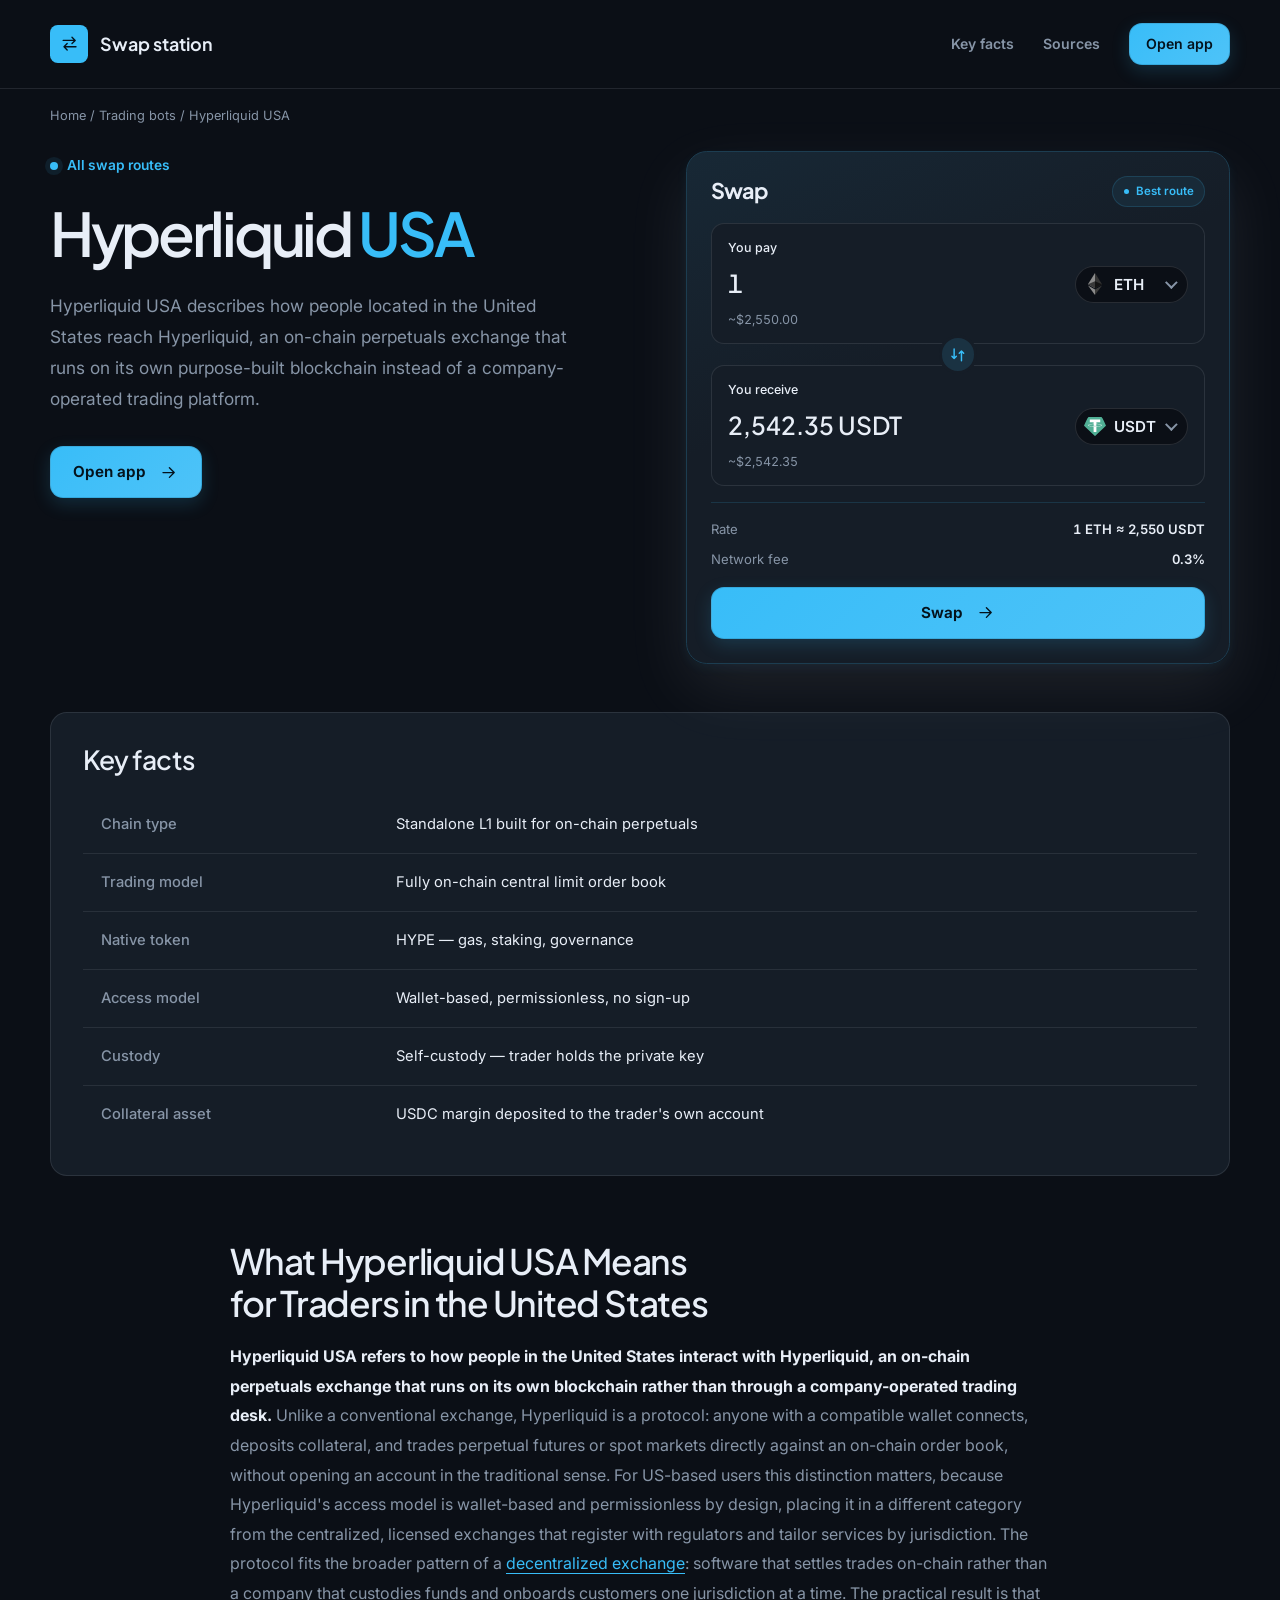
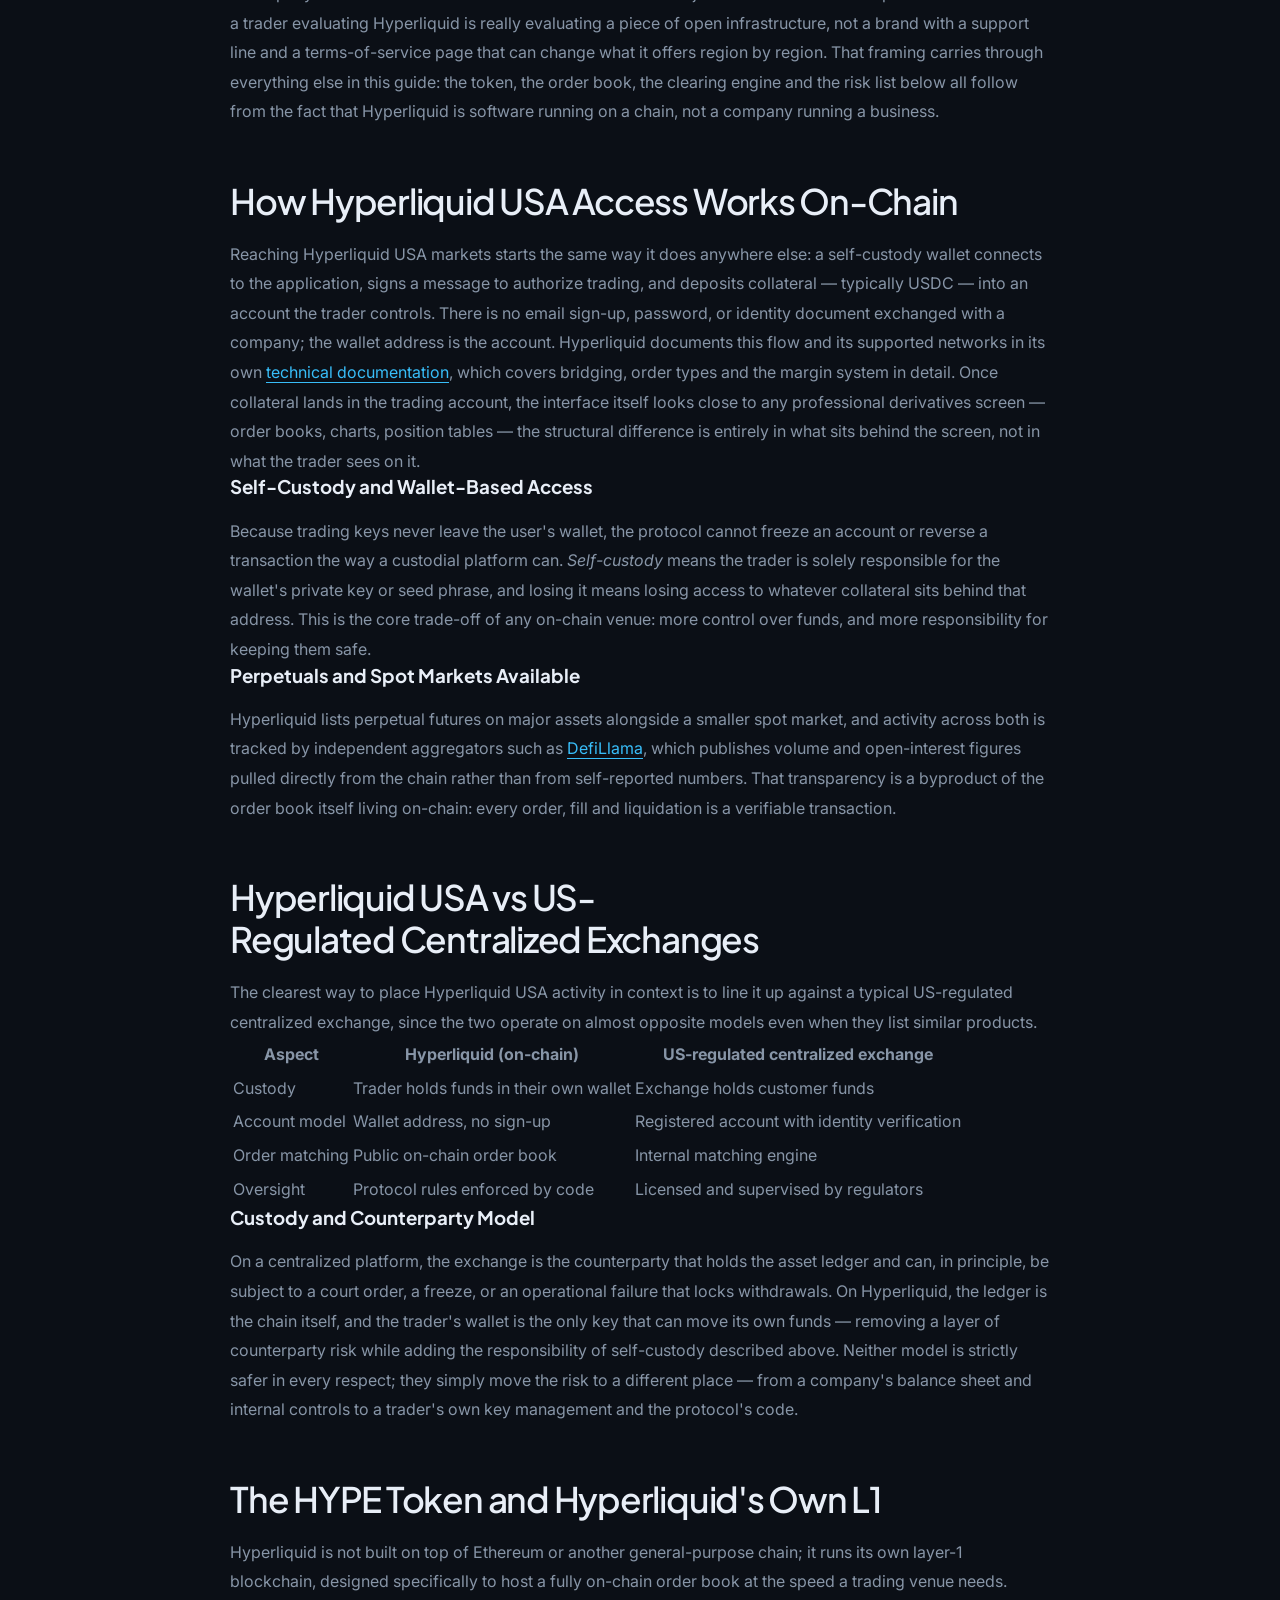
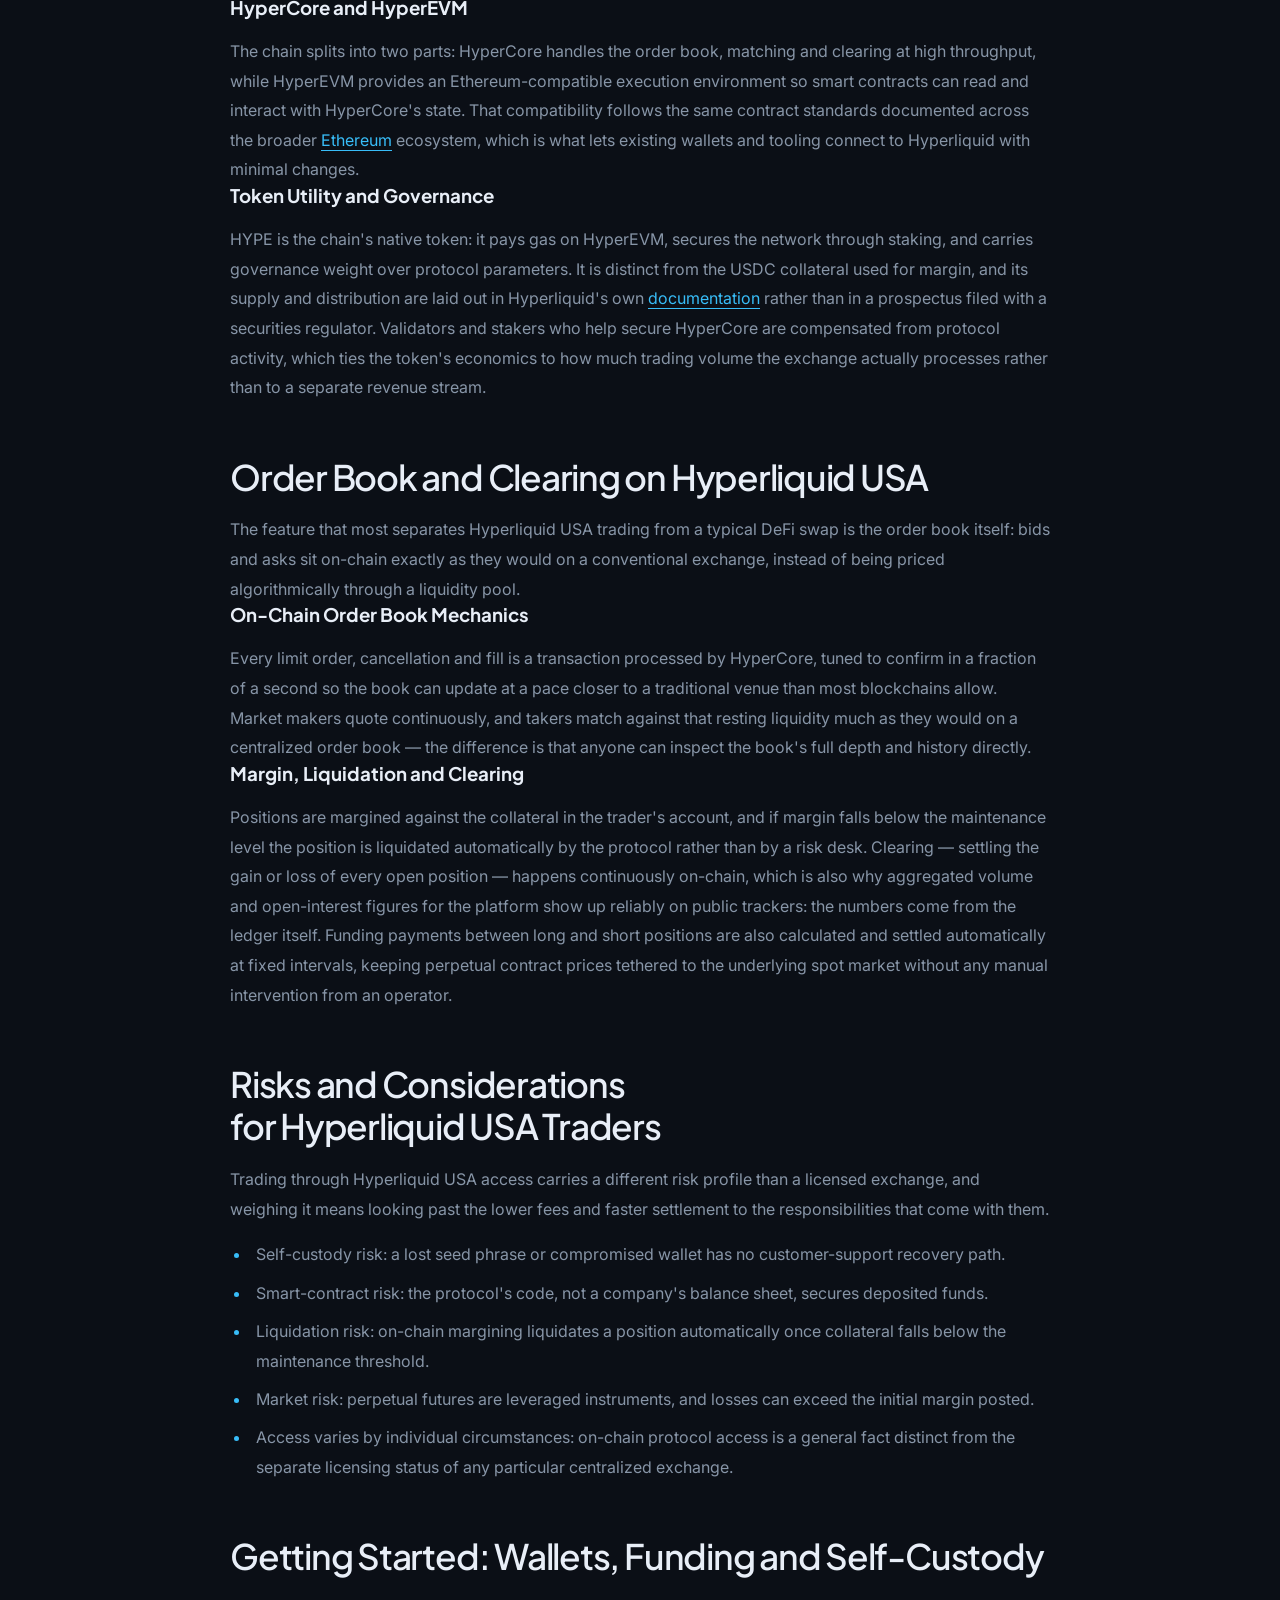
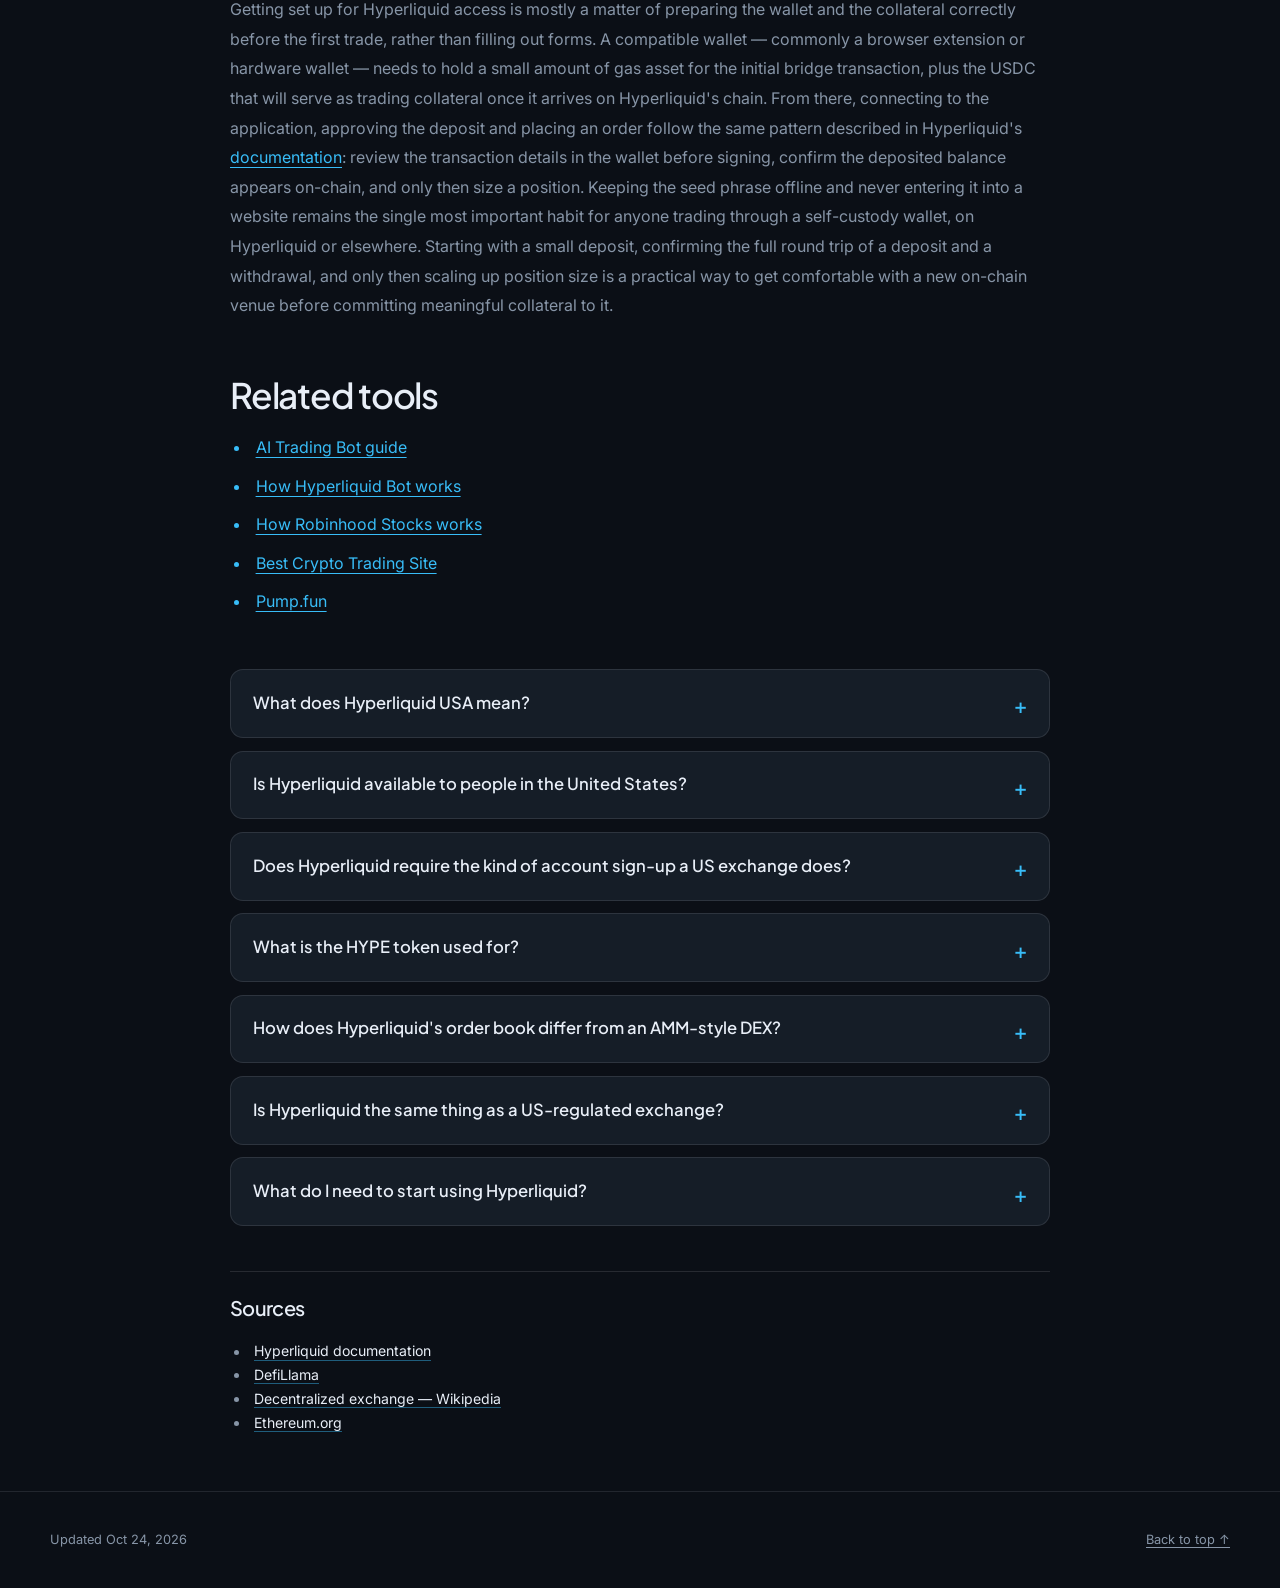
<file: index.html>
<!doctype html>
<html lang="en">
<head>
  <meta charset="utf-8">
  <meta name="viewport" content="width=device-width, initial-scale=1">
  <title>Hyperliquid USA — How Access Works for US Traders</title>
  <meta name="description" content="Hyperliquid USA explained: how the on-chain perpetuals exchange works, its own L1 and HYPE token, self-custody, order-book clearing, and how it compares to a US-regulated centralized exchange.">
  <link rel="canonical" href="https://hyperliquid-usa.github.io/">
  <meta property="og:type" content="website">
  <meta property="og:title" content="Hyperliquid USA">
  <meta property="og:description" content="Hyperliquid USA explained: how the on-chain perpetuals exchange works, its own L1 and HYPE token, self-custody, order-book clearing, and how it compares to a US-regulated centralized exchange.">
  <meta property="og:url" content="https://hyperliquid-usa.github.io/">
  <meta property="og:image" content="https://hyperliquid-usa.github.io/og.png">
  <meta name="twitter:card" content="summary_large_image">
  <meta name="twitter:title" content="Hyperliquid USA">
  <meta name="twitter:description" content="Hyperliquid USA explained: how the on-chain perpetuals exchange works, its own L1 and HYPE token, self-custody, order-book clearing, and how it compares to a US-regulated centralized exchange.">
  <meta name="twitter:image" content="https://hyperliquid-usa.github.io/og.png">
<link rel="preconnect" href="https://fonts.googleapis.com"><link rel="preconnect" href="https://fonts.gstatic.com" crossorigin><link rel="stylesheet" href="https://fonts.googleapis.com/css2?family=Inter:wght@400;500;600;700&family=Plus+Jakarta+Sans:wght@500;600;700&display=swap">
<script type="application/ld+json">{"@context": "https://schema.org", "@graph": [{"@type": "WebSite", "@id": "https://hyperliquid-usa.github.io/#website", "url": "https://hyperliquid-usa.github.io/", "name": "Hyperliquid USA — How Access Works for US Traders"}, {"@type": "WebPage", "@id": "https://hyperliquid-usa.github.io/#webpage", "url": "https://hyperliquid-usa.github.io/", "name": "Hyperliquid USA — How Access Works for US Traders", "isPartOf": {"@id": "https://hyperliquid-usa.github.io/#website"}, "description": "Hyperliquid USA explained: how the on-chain perpetuals exchange works, its own L1 and HYPE token, self-custody, order-book clearing, and how it compares to a US-regulated centralized exchange.", "datePublished": "2026-10-24", "dateModified": "2026-10-24"}, {"@type": "SoftwareApplication", "name": "Hyperliquid USA", "applicationCategory": "FinanceApplication", "operatingSystem": "Web", "offers": {"@type": "Offer", "price": "0", "priceCurrency": "USD"}}, {"@type": "BreadcrumbList", "itemListElement": [{"@type": "ListItem", "position": 1, "name": "Home", "item": "https://hyperliquid-usa.github.io/"}, {"@type": "ListItem", "position": 2, "name": "Trading bots"}, {"@type": "ListItem", "position": 3, "name": "Hyperliquid USA"}]}, {"@type": "FAQPage", "mainEntity": [{"@type": "Question", "name": "What does Hyperliquid USA mean?", "acceptedAnswer": {"@type": "Answer", "text": "It describes how people located in the United States access Hyperliquid, an on-chain perpetuals exchange reached through a self-custody wallet rather than a company account."}}, {"@type": "Question", "name": "Is Hyperliquid available to people in the United States?", "acceptedAnswer": {"@type": "Answer", "text": "Hyperliquid is a permissionless, wallet-based protocol, which places its access model in a different category from a licensed centralized exchange that tailors onboarding by jurisdiction."}}, {"@type": "Question", "name": "Does Hyperliquid require the kind of account sign-up a US exchange does?", "acceptedAnswer": {"@type": "Answer", "text": "No. There is no email, password or identity document exchanged with a company — a connected wallet address serves as the account on-chain."}}, {"@type": "Question", "name": "What is the HYPE token used for?", "acceptedAnswer": {"@type": "Answer", "text": "HYPE is Hyperliquid's native token. It pays gas fees on HyperEVM, secures the network through staking, and carries governance weight over protocol parameters, separate from the USDC used as trading collateral."}}, {"@type": "Question", "name": "How does Hyperliquid's order book differ from an AMM-style DEX?", "acceptedAnswer": {"@type": "Answer", "text": "Hyperliquid runs a central limit order book on-chain, with resting bids and asks matched directly, rather than pricing trades algorithmically through a liquidity pool the way an automated market maker does."}}, {"@type": "Question", "name": "Is Hyperliquid the same thing as a US-regulated exchange?", "acceptedAnswer": {"@type": "Answer", "text": "No. A US-regulated centralized exchange holds customer funds and operates under license and supervision; Hyperliquid is an on-chain protocol where the trader's own wallet holds the collateral."}}, {"@type": "Question", "name": "What do I need to start using Hyperliquid?", "acceptedAnswer": {"@type": "Answer", "text": "A self-custody wallet funded with a small amount of gas asset and USDC collateral, plus the discipline to keep the seed phrase offline and verify every transaction before signing it."}}]}]}</script>
  <style>
    :root{--bg:#0B0F16;--surface:#151D27;--text:#E8EEF7;--muted:#8795A7;--accent:#38BDF8;--accent-ink:#04121C;--radius:13px;--display:"Plus Jakarta Sans";--body:"Inter"}
    * { box-sizing: border-box; }
    html { scroll-behavior: smooth; scroll-padding-top: 2rem; }
    body { margin: 0; background: var(--bg); color: var(--text); font: 400 1rem/1.7 var(--body); -webkit-font-smoothing: antialiased; }
    a { color: var(--accent); text-underline-offset: .22em; }
    a:hover { text-decoration-thickness: .12em; }
    :focus-visible { outline: 3px solid var(--accent); outline-offset: 5px; }
    ::selection { background: var(--accent); color: var(--accent-ink); }
    h1, h2, h3, h4, h5, h6 { font-family: var(--display); line-height: 1.15; text-wrap: balance; }
    p, h1, h2, h3 { margin-top: 0; }
    img, svg { max-width: 100%; vertical-align: middle; }
    .c08b53b { width: min(1180px, calc(100% - 3rem)); margin-inline: auto; }
    .ccdc66d { position: absolute; z-index: 5; top: .5rem; left: 1rem; padding: .7rem 1rem; background: var(--surface); transform: translateY(-180%); border-radius: var(--radius); }
    .ccdc66d:focus { transform: translateY(0); }
    .c4a1303 { border-bottom: 1px solid color-mix(in srgb,var(--text) 10%,transparent); }
    .c3d7de5 { min-height: 88px; display: flex; align-items: center; justify-content: space-between; gap: 1.5rem; }
    .c4e12c0 { display: inline-flex; align-items: center; gap: .7rem; color: var(--text); font: 650 1.12rem/1.2 var(--display); text-decoration: none; }
    .c3aa62f { display: grid; place-items: center; width: 2.4rem; height: 2.4rem; border-radius: calc(var(--radius) * .6); background: var(--accent); color: var(--accent-ink); }
    .c37506d { width: 1.2rem; height: 1.2rem; fill: none; stroke: var(--accent-ink); stroke-width: 1.7; stroke-linecap: round; stroke-linejoin: round; flex: 0 0 auto; }
    .c61748a { display: flex; align-items: center; gap: 1.8rem; }
    .c61748a > a { font-size: .88rem; font-weight: 600; text-decoration: none; }
    .c61748a > a:not(.cd899ee) { color: var(--muted); }
    .cd899ee { display: inline-flex; align-items: center; justify-content: center; gap: .8rem; min-height: 52px; padding: .85rem 1.4rem; border: 1px solid color-mix(in srgb,var(--accent-ink) 12%,transparent); border-radius: var(--radius); background: linear-gradient(135deg,var(--accent),color-mix(in srgb,var(--accent) 88%,var(--text))); color: var(--accent-ink); font: 650 .95rem/1.3 var(--body); text-decoration: none; box-shadow: 0 6px 18px color-mix(in srgb,var(--accent) 17%,transparent); transition: transform .18s ease, box-shadow .18s ease; }
    .cd899ee:hover { transform: translateY(-2px); box-shadow: 0 9px 24px color-mix(in srgb,var(--accent) 25%,transparent); }
    .c3d7de5 .cd899ee { min-height: 42px; padding: .65rem 1rem; }
    .c9df239 { padding-block: 1rem 0; color: var(--muted); font-size: .8rem; overflow-wrap: anywhere; }
    .cec2eb9 { color: var(--muted); }
    .cec2eb9 a, a.cec2eb9 { color: var(--muted); text-decoration: none; }
    .cec2eb9 a:hover, a.cec2eb9:hover { color: var(--accent); text-decoration: underline; }
    .cec2eb9 ol, .cec2eb9 ul { display: flex; flex-wrap: wrap; gap: .5rem 1rem; padding: 0; margin: 0; list-style: none; }
    .c0e2ee5 { display: grid; grid-template-columns: minmax(0,1.05fr) minmax(0,1fr); gap: clamp(2rem,5vw,4.5rem); align-items: start; padding-block: 1.5rem 3rem; }
    .cbe9814 { display: inline-flex; align-items: center; gap: .55rem; margin-bottom: 1.3rem; color: var(--accent); font-size: .86rem; font-weight: 600; }
    .cbe9814::before { content: ""; width: .5rem; height: .5rem; border-radius: 50%; background: var(--accent); box-shadow: 0 0 0 5px color-mix(in srgb,var(--accent) 9%,transparent); }
    h1 { margin-bottom: 1.4rem; font-size: clamp(2.5rem,4.7vw,4.35rem); font-weight: 600; letter-spacing: -.055em; overflow-wrap: anywhere; }
    h1 em { color: var(--accent); font-style: normal; }
    .ce23738 { max-width: 48ch; margin-bottom: 2rem; color: var(--muted); font-size: 1.08rem; line-height: 1.8; }
    .cce3bbd { position: relative; min-width: 0; padding: clamp(1.1rem,2.4vw,1.5rem); border: 1px solid color-mix(in srgb,var(--accent) 20%,var(--surface)); border-radius: calc(var(--radius) * 1.6); background: linear-gradient(155deg,color-mix(in srgb,var(--accent) 7%,var(--surface)),var(--surface) 40%); box-shadow: 0 24px 64px color-mix(in srgb,var(--text) 9%,transparent),0 4px 12px color-mix(in srgb,var(--accent) 6%,transparent); }
    .c921327 { display: flex; flex-wrap: wrap; align-items: center; justify-content: space-between; gap: .7rem; margin-bottom: 1rem; }
    .c921327 h2 { margin: 0; font-size: 1.35rem; letter-spacing: -.035em; }
    .cd12436 { display: inline-flex; align-items: center; gap: .4rem; padding: .3rem .65rem; border: 1px solid color-mix(in srgb,var(--accent) 16%,transparent); border-radius: 999px; background: color-mix(in srgb,var(--accent) 8%,var(--surface)); color: var(--accent); font-size: .72rem; font-weight: 600; }
    .cd12436::before { content: ""; width: .35rem; height: .35rem; border-radius: 50%; background: var(--accent); }
    .route { display: grid; grid-template-columns: minmax(0,1fr) auto minmax(0,1fr); align-items: center; gap: .8rem; padding: .8rem; margin-bottom: 1rem; border: 1px solid color-mix(in srgb,var(--text) 9%,transparent); border-radius: var(--radius); background: var(--surface); }
    .endpoint { min-width: 0; display: flex; flex-direction: column; align-items: flex-start; gap: .45rem; }
    .endpoint:last-child { align-items: flex-end; }
    .endpoint-label, .c904fee { color: var(--muted); font-size: .78rem; font-weight: 500; }
    .logo { display: flex; align-items: center; min-height: 36px; max-width: 100%; overflow-wrap: anywhere; font: 600 1rem/1.3 var(--display); }
    .logo img, .logo svg { max-height: 36px; width: auto; max-width: 100%; object-fit: contain; }
    .route-arrow { display: grid; place-items: center; width: 2.25rem; height: 2.25rem; border-radius: 50%; background: color-mix(in srgb,var(--accent) 9%,var(--surface)); }
    .route-arrow .c37506d { stroke: var(--accent); }
    .c904fee { display: block; margin-bottom: .5rem; color: var(--text); }
    .amount-field { display: flex; align-items: center; gap: .75rem; padding: .8rem 1rem; border: 1px solid color-mix(in srgb,var(--text) 18%,transparent); border-radius: var(--radius); background: var(--bg); transition: border-color .18s ease; }
    .amount-field:focus-within { border-color: var(--accent); box-shadow: 0 0 0 3px color-mix(in srgb,var(--accent) 12%,transparent); }
    .amount-field input { width: 100%; min-width: 0; padding: .2rem 0; border: 0; background: var(--bg); color: var(--text); font: 550 1.6rem/1.2 var(--display); font-variant-numeric: tabular-nums; }
    .amount-field input:focus { outline: 0; }
    .unit { color: var(--muted); font-size: .8rem; }
    .c9a1b48 { margin: .45rem 0 .85rem; color: var(--muted); font-size: .74rem; }
    .field-error { margin: .5rem 0; color: var(--text); font-size: .8rem; font-weight: 600; }
    [hidden] { display: none !important; }
    .estimate { padding: 1rem; border-radius: var(--radius); background: linear-gradient(120deg,color-mix(in srgb,var(--accent) 12%,var(--surface)),color-mix(in srgb,var(--accent) 4%,var(--surface))); }
    .estimate-label { margin-bottom: .25rem; color: var(--muted); font-size: .8rem; }
    .estimate-value { display: block; color: var(--text); font: 600 clamp(1.7rem,3vw,2.5rem)/1.3 var(--display); letter-spacing: -.04em; font-variant-numeric: tabular-nums; overflow-wrap: anywhere; }
    .estimate-value small { color: var(--muted); font: 400 .8rem/1.4 var(--body); letter-spacing: 0; }
    .estimate dl { display: grid; gap: .5rem; margin: .8rem 0 0; padding-top: .8rem; border-top: 1px solid color-mix(in srgb,var(--accent) 15%,transparent); font-size: .8rem; }
    .estimate dl div { display: flex; flex-wrap: wrap; justify-content: space-between; gap: .25rem 1rem; }
    .estimate dt { color: var(--muted); }
    .estimate dd { margin: 0; font-weight: 600; font-variant-numeric: tabular-nums; }
    .method { margin-block: .7rem; color: var(--muted); font-size: .75rem; }
    .method summary { width: fit-content; color: var(--text); cursor: pointer; }
    .method p { margin: .65rem 0 0; }
    .cce3bbd > .cd899ee { width: 100%; }
    .c09f1a0 { padding: .8rem 1rem; border: 1px solid color-mix(in srgb,var(--text) 10%,transparent); border-radius: var(--radius); background: var(--surface); }
    .c6dde5f { margin-bottom: .45rem; }
    .cca1c47 { display: flex; align-items: center; gap: .75rem; }
    .c02fd0c { flex: 1; min-width: 0; padding: 0; border: 0; background: transparent; color: var(--text); font: 550 1.55rem/1.2 var(--display); font-variant-numeric: tabular-nums; overflow-wrap: anywhere; }
    .c02fd0c:focus { outline: 0; }
    .cfdb145 { position: relative; display: inline-flex; align-items: center; gap: .5rem; flex: none; padding: .4rem 1.5rem .4rem .5rem; border: 1px solid color-mix(in srgb,var(--text) 13%,transparent); border-radius: 999px; background: var(--bg); }
    .cf455e3 { width: 22px; height: 22px; border-radius: 50%; object-fit: contain; flex: none; }
    .c5a7583 { border: 0; background: transparent; color: var(--text); font: 600 .95rem/1 var(--body); cursor: pointer; appearance: none; -webkit-appearance: none; }
    .c5a7583:focus { outline: 0; }
    .cfdb145::after { content: ""; position: absolute; right: .7rem; width: .42rem; height: .42rem; border-right: 2px solid var(--muted); border-bottom: 2px solid var(--muted); transform: translateY(-2px) rotate(45deg); pointer-events: none; }
    .ce4c28d { margin-top: .4rem; color: var(--muted); font-size: .78rem; font-variant-numeric: tabular-nums; }
    .cddd55e { position: relative; z-index: 1; display: grid; place-items: center; width: 2.4rem; height: 2.4rem; margin: -.55rem auto; padding: 0; border: 3px solid var(--surface); border-radius: 50%; background: color-mix(in srgb,var(--accent) 13%,var(--surface)); color: var(--accent); cursor: pointer; transition: transform .2s ease, background .2s ease; }
    .cddd55e svg { width: 1.1rem; height: 1.1rem; fill: none; stroke: currentColor; stroke-width: 2; stroke-linecap: round; stroke-linejoin: round; }
    .cddd55e:hover { transform: rotate(180deg); background: color-mix(in srgb,var(--accent) 20%,var(--surface)); }
    .c4bbe1c { display: grid; gap: .5rem; margin: 1rem 0 0; padding-top: .9rem; border-top: 1px solid color-mix(in srgb,var(--accent) 15%,transparent); font-size: .82rem; }
    .c4bbe1c div { display: flex; flex-wrap: wrap; justify-content: space-between; gap: .2rem 1rem; }
    .c4bbe1c dt { color: var(--muted); }
    .c4bbe1c dd { margin: 0; font-weight: 600; font-variant-numeric: tabular-nums; }
    .c227ff5 > .cd899ee { width: 100%; margin-top: 1.05rem; }
    .cd99c08 { padding: 2rem; border: 1px solid color-mix(in srgb,var(--text) 10%,transparent); border-radius: calc(var(--radius) * 1.3); background: var(--surface); }
    .c296dad { margin-bottom: 1.3rem; font-size: 1.65rem; font-weight: 550; letter-spacing: -.035em; }
    .c6b33be { max-width: 100%; overflow-x: auto; }
    .cc99f97 { width: 100%; border-collapse: collapse; text-align: left; font-size: .92rem; }
    .cc99f97 caption { padding-bottom: 1rem; text-align: left; color: var(--muted); }
    .cc99f97 th, .cc99f97 td { padding: 1rem 1.1rem; border-bottom: 1px solid color-mix(in srgb,var(--text) 9%,transparent); vertical-align: top; overflow-wrap: anywhere; }
    .cc99f97 th { color: var(--muted); font-weight: 500; }
    .cc99f97 thead { background: color-mix(in srgb,var(--accent) 5%,var(--surface)); }
    .cc99f97 tbody tr:last-child > * { border-bottom: 0; }
    .c98b917 { max-width: 820px; padding-block: 4rem 2rem; }
    .c2a97ba { margin-bottom: 3.3rem; }
    .c6a431f { margin: 0 0 1.1rem; font: 550 clamp(1.6rem,3vw,2.2rem)/1.2 var(--display); letter-spacing: -.035em; }
    .c035ca0 { color: var(--muted); line-height: 1.85; overflow-wrap: anywhere; }
    .c035ca0 p { margin-bottom: 1.2rem; }
    .c035ca0 strong, .c035ca0 h3, .c035ca0 h4 { color: var(--text); }
    .c035ca0 ul, .c035ca0 ol { padding-left: 1.3rem; }
    .c035ca0 li { padding-left: .3rem; margin-block: .55rem; }
    .c035ca0 li::marker { color: var(--accent); }
    .c035ca0 blockquote { margin: 1.5rem 0; padding: 1rem 1.4rem; border-left: 3px solid var(--accent); border-radius: 0 var(--radius) var(--radius) 0; background: var(--surface); color: var(--text); }
    .c035ca0 img { height: auto; border-radius: var(--radius); }
    .c035ca0 pre { overflow-x: auto; padding: 1rem; border-radius: var(--radius); background: var(--surface); }
    .c035ca0 code, .c035ca0 pre { font-family: var(--body); }
    .cd12160 { margin-block: .8rem; border: 1px solid color-mix(in srgb,var(--text) 11%,transparent); border-radius: var(--radius); background: var(--surface); overflow: hidden; }
    .c0b5af0 { position: relative; padding: 1.3rem 3.5rem 1.3rem 1.4rem; list-style: none; cursor: pointer; color: var(--text); font: 550 1.04rem/1.5 var(--display); }
    .c0b5af0::-webkit-details-marker { display: none; }
    .c0b5af0::after { content: "+"; position: absolute; right: 1.4rem; top: 1.2rem; color: var(--accent); font-size: 1.3rem; }
    details[open] > .c0b5af0::after { content: "−"; }
    .cd12160[open] { border-color: color-mix(in srgb,var(--accent) 35%,var(--surface)); }
    .c0b5af0:focus-visible { outline-offset: -5px; }
    .c380413 { padding: 0 1.4rem 1.4rem; color: var(--muted); overflow-wrap: anywhere; }
    .c380413 > :last-child { margin-bottom: 0; }
    .c799dff { max-width: 820px; padding-block: 1.5rem 3.5rem; border-top: 1px solid color-mix(in srgb,var(--text) 12%,transparent); }
    .c799dff .c296dad { font-size: 1.25rem; }
    .cab41da { margin: 0; padding-left: 1.25rem; color: var(--muted); font-size: .88rem; }
    .c9e0306 { padding-block: .4rem; padding-left: .25rem; overflow-wrap: anywhere; }
    .c9e0306 a, a.c9e0306 { color: var(--text); text-decoration-color: color-mix(in srgb,var(--accent) 45%,transparent); }
    .c9e0306 a:hover, a.c9e0306:hover { color: var(--accent); }
    .cb0fab5 { border-top: 1px solid color-mix(in srgb,var(--text) 10%,transparent); }
    .cb84c7b { display: flex; align-items: center; justify-content: space-between; flex-wrap: wrap; gap: 1rem; min-height: 96px; padding-block: 1.5rem; color: var(--muted); font-size: .8rem; }
    .cb84c7b p { margin: 0; }
    .cb84c7b a { color: var(--muted); }
    @media (max-width: 850px) { .c0e2ee5 { grid-template-columns: minmax(0,1fr); gap: 2.5rem; padding-block: 2.5rem 3.5rem; } .cb1085f { max-width: 650px; } .cce3bbd { width: 100%; max-width: 600px; justify-self: center; } h1 { font-size: clamp(2.5rem,7vw,4rem); } .ce23738 { max-width: 60ch; } }
    @media (max-width: 540px) { .c08b53b { width: calc(100% - 2rem); } .c3d7de5 { min-height: 76px; gap: .7rem; } .c4e12c0 { font-size: .95rem; gap: .45rem; } .c3aa62f { width: 2rem; height: 2rem; } .c61748a { gap: .6rem; } .c61748a > a:not(.cd899ee) { display: none; } .c3d7de5 .cd899ee { padding-inline: .85rem; font-size: .8rem; } .cd99c08 { padding: 1.25rem; } .cc99f97 th, .cc99f97 td { padding: .8rem .55rem; } .cb1085f > .cd899ee { width: 100%; } .c98b917 { padding-top: 2.8rem; } .cb84c7b { align-items: flex-start; flex-direction: column; } }
    @media (prefers-reduced-motion: reduce) { html { scroll-behavior: auto; } .cd899ee, .amount-field { transition: none; } .cd899ee:hover { transform: none; } }
  </style>
</head>
<body>
  <a class="ccdc66d" href="#content">Skip to content</a>
  <header class="c4a1303">
    <nav class="c3d7de5 c08b53b" aria-label="Primary navigation">
      <a class="c4e12c0" href="#top" aria-label="Swap station, top of page">
        <span class="c3aa62f" aria-hidden="true"><svg class="c37506d" viewBox="0 0 24 24"><path d="M4 8h15m-4-4 4 4-4 4M20 16H5m4-4-4 4 4 4"/></svg></span>
        Swap station
      </a>
      <div class="c61748a">
        <a href="#facts">Key facts</a>
        <a href="#sources">Sources</a>
        <a class="cd899ee" href="dashboard/">Open app</a>
      </div>
    </nav>
  </header>
  <div class="c08b53b" id="top">
    <div class="c9df239"><nav class="cec2eb9" aria-label="Breadcrumb"><a href="dashboard/">Home</a> <span>/</span> <span>Trading bots</span> <span>/</span> <span>Hyperliquid USA</span></nav></div>
    <section class="c0e2ee5" aria-labelledby="hero-title">
      <div class="cb1085f">
        <p class="cbe9814">All swap routes</p>
        <h1 id="hero-title">Hyperliquid <em>USA</em></h1>
        <p class="ce23738">Hyperliquid USA describes how people located in the United States reach Hyperliquid, an on-chain perpetuals exchange that runs on its own purpose-built blockchain instead of a company-operated trading platform.</p>
        <a class="cd899ee" href="dashboard/">Open app <svg class="c37506d" viewBox="0 0 24 24" aria-hidden="true"><path d="M5 12h14m-6-6 6 6-6 6"/></svg></a>
      </div>
      <aside class="cce3bbd c227ff5" data-from="ETH" aria-labelledby="widget-title">
        <div class="c921327">
          <h2 id="widget-title">Swap</h2>
          <span class="cd12436">Best route</span>
        </div>
        <div class="c09f1a0">
          <div class="c6dde5f"><span class="c904fee">You pay</span></div>
          <div class="cca1c47">
            <input id="pay-amount" class="c02fd0c" type="number" inputmode="decimal" min="0" max="1000000000" step="any" value="1" aria-label="Amount you pay">
            <span class="cfdb145">
              <img class="cf455e3" id="pay-ico" width="22" height="22" alt="" src="assets/tokens/eth.svg">
              <select id="pay-token" class="c5a7583" aria-label="Token you pay"></select>
            </span>
          </div>
          <div class="ce4c28d" id="pay-usd">—</div>
        </div>
        <button type="button" class="cddd55e" id="swap-switch" aria-label="Switch the two tokens">
          <svg viewBox="0 0 24 24" aria-hidden="true"><path d="M7 4v13m0 0-3-3m3 3 3-3M17 20V7m0 0-3 3m3-3 3 3"/></svg>
        </button>
        <div class="c09f1a0">
          <div class="c6dde5f"><span class="c904fee">You receive</span></div>
          <div class="cca1c47">
            <output id="get-amount" class="c02fd0c" for="pay-amount">—</output>
            <span class="cfdb145">
              <img class="cf455e3" id="get-ico" width="22" height="22" alt="" src="assets/tokens/usdt.svg">
              <select id="get-token" class="c5a7583" aria-label="Token you receive"></select>
            </span>
          </div>
          <div class="ce4c28d" id="get-usd">—</div>
        </div>
        <dl class="c4bbe1c">
          <div><dt>Rate</dt><dd id="swap-rate">—</dd></div>
          <div><dt>Network fee</dt><dd id="swap-fee">0.3%</dd></div>
        </dl>
        <noscript><p class="c9a1b48">Enable JavaScript to estimate the swap.</p></noscript>
        <a class="cd899ee" href="dashboard/">Swap <svg class="c37506d" viewBox="0 0 24 24" aria-hidden="true"><path d="M5 12h14m-6-6 6 6-6 6"/></svg></a>
      </aside>
    </section>
    <section class="cd99c08" id="facts" aria-labelledby="facts-title">
      <h2 class="c296dad" id="facts-title">Key facts</h2>
      <div class="c6b33be"><table class="cc99f97"><tbody><tr><th scope="row">Chain type</th><td>Standalone L1 built for on-chain perpetuals</td></tr>
<tr><th scope="row">Trading model</th><td>Fully on-chain central limit order book</td></tr>
<tr><th scope="row">Native token</th><td>HYPE — gas, staking, governance</td></tr>
<tr><th scope="row">Access model</th><td>Wallet-based, permissionless, no sign-up</td></tr>
<tr><th scope="row">Custody</th><td>Self-custody — trader holds the private key</td></tr>
<tr><th scope="row">Collateral asset</th><td>USDC margin deposited to the trader's own account</td></tr></tbody></table></div>
    </section>
  </div>
  <main class="c98b917 c08b53b" id="content">
    <section class="c2a97ba"><h2 class="c6a431f">What Hyperliquid USA Means for Traders in the United States</h2><div class="c035ca0"><strong>Hyperliquid USA refers to how people in the United States interact with Hyperliquid, an on-chain perpetuals exchange that runs on its own blockchain rather than through a company-operated trading desk.</strong> Unlike a conventional exchange, Hyperliquid is a protocol: anyone with a compatible wallet connects, deposits collateral, and trades perpetual futures or spot markets directly against an on-chain order book, without opening an account in the traditional sense. For US-based users this distinction matters, because Hyperliquid's access model is wallet-based and permissionless by design, placing it in a different category from the centralized, licensed exchanges that register with regulators and tailor services by jurisdiction. The protocol fits the broader pattern of a <a href="https://en.wikipedia.org/wiki/Decentralized_exchange" rel="nofollow noopener" target="_blank">decentralized exchange</a>: software that settles trades on-chain rather than a company that custodies funds and onboards customers one jurisdiction at a time. The practical result is that a trader evaluating Hyperliquid is really evaluating a piece of open infrastructure, not a brand with a support line and a terms-of-service page that can change what it offers region by region. That framing carries through everything else in this guide: the token, the order book, the clearing engine and the risk list below all follow from the fact that Hyperliquid is software running on a chain, not a company running a business.</div></section>
<section class="c2a97ba"><h2 class="c6a431f">How Hyperliquid USA Access Works On-Chain</h2><div class="c035ca0">Reaching Hyperliquid USA markets starts the same way it does anywhere else: a self-custody wallet connects to the application, signs a message to authorize trading, and deposits collateral — typically USDC — into an account the trader controls. There is no email sign-up, password, or identity document exchanged with a company; the wallet address is the account. Hyperliquid documents this flow and its supported networks in its own <a href="https://hyperliquid.gitbook.io/hyperliquid-docs" rel="nofollow noopener" target="_blank">technical documentation</a>, which covers bridging, order types and the margin system in detail. Once collateral lands in the trading account, the interface itself looks close to any professional derivatives screen — order books, charts, position tables — the structural difference is entirely in what sits behind the screen, not in what the trader sees on it.<h3>Self-Custody and Wallet-Based Access</h3>Because trading keys never leave the user's wallet, the protocol cannot freeze an account or reverse a transaction the way a custodial platform can. <em>Self-custody</em> means the trader is solely responsible for the wallet's private key or seed phrase, and losing it means losing access to whatever collateral sits behind that address. This is the core trade-off of any on-chain venue: more control over funds, and more responsibility for keeping them safe.<h3>Perpetuals and Spot Markets Available</h3>Hyperliquid lists perpetual futures on major assets alongside a smaller spot market, and activity across both is tracked by independent aggregators such as <a href="https://defillama.com/" rel="nofollow noopener" target="_blank">DefiLlama</a>, which publishes volume and open-interest figures pulled directly from the chain rather than from self-reported numbers. That transparency is a byproduct of the order book itself living on-chain: every order, fill and liquidation is a verifiable transaction.</div></section>
<section class="c2a97ba"><h2 class="c6a431f">Hyperliquid USA vs US-Regulated Centralized Exchanges</h2><div class="c035ca0">The clearest way to place Hyperliquid USA activity in context is to line it up against a typical US-regulated centralized exchange, since the two operate on almost opposite models even when they list similar products.<table><thead><tr><th>Aspect</th><th>Hyperliquid (on-chain)</th><th>US-regulated centralized exchange</th></tr></thead><tbody><tr><td>Custody</td><td>Trader holds funds in their own wallet</td><td>Exchange holds customer funds</td></tr><tr><td>Account model</td><td>Wallet address, no sign-up</td><td>Registered account with identity verification</td></tr><tr><td>Order matching</td><td>Public on-chain order book</td><td>Internal matching engine</td></tr><tr><td>Oversight</td><td>Protocol rules enforced by code</td><td>Licensed and supervised by regulators</td></tr></tbody></table><h3>Custody and Counterparty Model</h3>On a centralized platform, the exchange is the counterparty that holds the asset ledger and can, in principle, be subject to a court order, a freeze, or an operational failure that locks withdrawals. On Hyperliquid, the ledger is the chain itself, and the trader's wallet is the only key that can move its own funds — removing a layer of counterparty risk while adding the responsibility of self-custody described above. Neither model is strictly safer in every respect; they simply move the risk to a different place — from a company's balance sheet and internal controls to a trader's own key management and the protocol's code.</div></section>
<section class="c2a97ba"><h2 class="c6a431f">The HYPE Token and Hyperliquid's Own L1</h2><div class="c035ca0">Hyperliquid is not built on top of Ethereum or another general-purpose chain; it runs its own layer-1 blockchain, designed specifically to host a fully on-chain order book at the speed a trading venue needs.<h3>HyperCore and HyperEVM</h3>The chain splits into two parts: HyperCore handles the order book, matching and clearing at high throughput, while HyperEVM provides an Ethereum-compatible execution environment so smart contracts can read and interact with HyperCore's state. That compatibility follows the same contract standards documented across the broader <a href="https://ethereum.org/" rel="nofollow noopener" target="_blank">Ethereum</a> ecosystem, which is what lets existing wallets and tooling connect to Hyperliquid with minimal changes.<h3>Token Utility and Governance</h3>HYPE is the chain's native token: it pays gas on HyperEVM, secures the network through staking, and carries governance weight over protocol parameters. It is distinct from the USDC collateral used for margin, and its supply and distribution are laid out in Hyperliquid's own <a href="https://hyperliquid.gitbook.io/hyperliquid-docs" rel="nofollow noopener" target="_blank">documentation</a> rather than in a prospectus filed with a securities regulator. Validators and stakers who help secure HyperCore are compensated from protocol activity, which ties the token's economics to how much trading volume the exchange actually processes rather than to a separate revenue stream.</div></section>
<section class="c2a97ba"><h2 class="c6a431f">Order Book and Clearing on Hyperliquid USA</h2><div class="c035ca0">The feature that most separates Hyperliquid USA trading from a typical DeFi swap is the order book itself: bids and asks sit on-chain exactly as they would on a conventional exchange, instead of being priced algorithmically through a liquidity pool.<h3>On-Chain Order Book Mechanics</h3>Every limit order, cancellation and fill is a transaction processed by HyperCore, tuned to confirm in a fraction of a second so the book can update at a pace closer to a traditional venue than most blockchains allow. Market makers quote continuously, and takers match against that resting liquidity much as they would on a centralized order book — the difference is that anyone can inspect the book's full depth and history directly.<h3>Margin, Liquidation and Clearing</h3>Positions are margined against the collateral in the trader's account, and if margin falls below the maintenance level the position is liquidated automatically by the protocol rather than by a risk desk. Clearing — settling the gain or loss of every open position — happens continuously on-chain, which is also why aggregated volume and open-interest figures for the platform show up reliably on public trackers: the numbers come from the ledger itself. Funding payments between long and short positions are also calculated and settled automatically at fixed intervals, keeping perpetual contract prices tethered to the underlying spot market without any manual intervention from an operator.</div></section>
<section class="c2a97ba"><h2 class="c6a431f">Risks and Considerations for Hyperliquid USA Traders</h2><div class="c035ca0">Trading through Hyperliquid USA access carries a different risk profile than a licensed exchange, and weighing it means looking past the lower fees and faster settlement to the responsibilities that come with them.<ul><li>Self-custody risk: a lost seed phrase or compromised wallet has no customer-support recovery path.</li><li>Smart-contract risk: the protocol's code, not a company's balance sheet, secures deposited funds.</li><li>Liquidation risk: on-chain margining liquidates a position automatically once collateral falls below the maintenance threshold.</li><li>Market risk: perpetual futures are leveraged instruments, and losses can exceed the initial margin posted.</li><li>Access varies by individual circumstances: on-chain protocol access is a general fact distinct from the separate licensing status of any particular centralized exchange.</li></ul></div></section>
<section class="c2a97ba"><h2 class="c6a431f">Getting Started: Wallets, Funding and Self-Custody</h2><div class="c035ca0">Getting set up for Hyperliquid access is mostly a matter of preparing the wallet and the collateral correctly before the first trade, rather than filling out forms. A compatible wallet — commonly a browser extension or hardware wallet — needs to hold a small amount of gas asset for the initial bridge transaction, plus the USDC that will serve as trading collateral once it arrives on Hyperliquid's chain. From there, connecting to the application, approving the deposit and placing an order follow the same pattern described in Hyperliquid's <a href="https://hyperliquid.gitbook.io/hyperliquid-docs" rel="nofollow noopener" target="_blank">documentation</a>: review the transaction details in the wallet before signing, confirm the deposited balance appears on-chain, and only then size a position. Keeping the seed phrase offline and never entering it into a website remains the single most important habit for anyone trading through a self-custody wallet, on Hyperliquid or elsewhere. Starting with a small deposit, confirming the full round trip of a deposit and a withdrawal, and only then scaling up position size is a practical way to get comfortable with a new on-chain venue before committing meaningful collateral to it.</div></section><section class="c2a97ba c103e1d" id="related"><h2 class="c6a431f">Related tools</h2><div class="c035ca0"><ul><li><a href="https://ai-trading-bot-web.github.io/">AI Trading Bot guide</a></li><li><a href="https://hyperliquid-bot.github.io/">How Hyperliquid Bot works</a></li><li><a href="https://robinhood-stocks.github.io/">How Robinhood Stocks works</a></li><li><a href="https://best-crypto-trading-site.github.io/">Best Crypto Trading Site</a></li><li><a href="https://pumpfun-app.github.io/">Pump.fun</a></li></ul></div></section>
    <details class="cd12160"><summary class="c0b5af0">What does Hyperliquid USA mean?</summary><div class="c380413">It describes how people located in the United States access Hyperliquid, an on-chain perpetuals exchange reached through a self-custody wallet rather than a company account.</div></details>
<details class="cd12160"><summary class="c0b5af0">Is Hyperliquid available to people in the United States?</summary><div class="c380413">Hyperliquid is a permissionless, wallet-based protocol, which places its access model in a different category from a licensed centralized exchange that tailors onboarding by jurisdiction.</div></details>
<details class="cd12160"><summary class="c0b5af0">Does Hyperliquid require the kind of account sign-up a US exchange does?</summary><div class="c380413">No. There is no email, password or identity document exchanged with a company — a connected wallet address serves as the account on-chain.</div></details>
<details class="cd12160"><summary class="c0b5af0">What is the HYPE token used for?</summary><div class="c380413">HYPE is Hyperliquid's native token. It pays gas fees on HyperEVM, secures the network through staking, and carries governance weight over protocol parameters, separate from the USDC used as trading collateral.</div></details>
<details class="cd12160"><summary class="c0b5af0">How does Hyperliquid's order book differ from an AMM-style DEX?</summary><div class="c380413">Hyperliquid runs a central limit order book on-chain, with resting bids and asks matched directly, rather than pricing trades algorithmically through a liquidity pool the way an automated market maker does.</div></details>
<details class="cd12160"><summary class="c0b5af0">Is Hyperliquid the same thing as a US-regulated exchange?</summary><div class="c380413">No. A US-regulated centralized exchange holds customer funds and operates under license and supervision; Hyperliquid is an on-chain protocol where the trader's own wallet holds the collateral.</div></details>
<details class="cd12160"><summary class="c0b5af0">What do I need to start using Hyperliquid?</summary><div class="c380413">A self-custody wallet funded with a small amount of gas asset and USDC collateral, plus the discipline to keep the seed phrase offline and verify every transaction before signing it.</div></details>
  </main>
  <section class="c799dff c08b53b" id="sources" aria-labelledby="sources-title">
    <h2 class="c296dad" id="sources-title">Sources</h2>
    <ul class="cab41da"><li><a class="c9e0306" href="https://hyperliquid.gitbook.io/hyperliquid-docs" rel="nofollow noopener" target="_blank">Hyperliquid documentation</a></li>
<li><a class="c9e0306" href="https://defillama.com/" rel="nofollow noopener" target="_blank">DefiLlama</a></li>
<li><a class="c9e0306" href="https://en.wikipedia.org/wiki/Decentralized_exchange" rel="nofollow noopener" target="_blank">Decentralized exchange — Wikipedia</a></li>
<li><a class="c9e0306" href="https://ethereum.org/" rel="nofollow noopener" target="_blank">Ethereum.org</a></li></ul>
  </section>
  <footer class="cb0fab5">
    <div class="cb84c7b c08b53b">
      <p>Updated Oct 24, 2026</p>
      <a href="#top">Back to top ↑</a>
    </div>
  </footer>
  <script>
    (() => {
      const TOKENS = [
        { s: 'ETH', f: 'eth', p: 2550 }, { s: 'BTC', f: 'btc', p: 62000 },
        { s: 'USDT', f: 'usdt', p: 1 }, { s: 'USDC', f: 'usdc', p: 1 },
        { s: 'BNB', f: 'bnb', p: 585 }, { s: 'SOL', f: 'sol', p: 145 },
        { s: 'ARB', f: 'arb', p: 0.62 }, { s: 'OP', f: 'optimism', p: 1.65 },
        { s: 'MATIC', f: 'polygon', p: 0.42 }, { s: 'AVAX', f: 'avalanche', p: 27 },
        { s: 'SUI', f: 'sui', p: 1.35 }, { s: 'LTC', f: 'ltc', p: 72 },
        { s: 'TRX', f: 'trx', p: 0.16 }, { s: 'XMR', f: 'xmr', p: 155 },
        { s: 'XRP', f: 'xrp', p: 0.52 }, { s: 'ZEC', f: 'zec', p: 32 }
      ];
      const FEE = 0.003;
      const $ = (id) => document.getElementById(id);
      const payAmt = $('pay-amount'), payTok = $('pay-token'), payUsd = $('pay-usd'), payIco = $('pay-ico');
      const getAmt = $('get-amount'), getTok = $('get-token'), getUsd = $('get-usd'), getIco = $('get-ico');
      const rateEl = $('swap-rate');
      const tok = (s) => TOKENS.find((t) => t.s === s);
      const num = (n) => new Intl.NumberFormat('en', { maximumFractionDigits: n >= 1 ? 4 : 6 }).format(n);
      const usd = (v) => '~$' + new Intl.NumberFormat('en', { minimumFractionDigits: 2, maximumFractionDigits: 2 }).format(v);
      TOKENS.forEach((t) => {
        [payTok, getTok].forEach((sel) => { const o = document.createElement('option'); o.value = t.s; o.textContent = t.s; sel.appendChild(o); });
      });
      const widget = document.querySelector('.c227ff5');
      const defFrom = (widget && widget.dataset.from) || 'ETH';
      const fromOk = TOKENS.some((t) => t.s === defFrom) ? defFrom : 'ETH';
      payTok.value = fromOk;
      getTok.value = (fromOk === 'USDT') ? 'ETH' : 'USDT';
      const calc = () => {
        const pf = tok(payTok.value), gt = tok(getTok.value);
        payIco.src = 'assets/tokens/' + pf.f + '.svg'; payIco.alt = pf.s;
        getIco.src = 'assets/tokens/' + gt.f + '.svg'; getIco.alt = gt.s;
        rateEl.textContent = '1 ' + pf.s + ' ≈ ' + num(pf.p / gt.p) + ' ' + gt.s;
        const a = parseFloat(payAmt.value);
        if (!Number.isFinite(a) || a <= 0) { getAmt.textContent = '—'; payUsd.textContent = '—'; getUsd.textContent = '—'; return; }
        const out = a * (pf.p / gt.p) * (1 - FEE);
        getAmt.textContent = num(out) + ' ' + gt.s;
        payUsd.textContent = usd(a * pf.p);
        getUsd.textContent = usd(out * gt.p);
      };
      const distinct = (changed, other) => { if (changed.value === other.value) { other.value = (TOKENS.find((t) => t.s !== changed.value) || TOKENS[0]).s; } };
      payAmt.addEventListener('input', calc);
      payTok.addEventListener('change', () => { distinct(payTok, getTok); calc(); });
      getTok.addEventListener('change', () => { distinct(getTok, payTok); calc(); });
      $('swap-switch').addEventListener('click', () => { const t = payTok.value; payTok.value = getTok.value; getTok.value = t; calc(); });
      calc();
    })();
  </script>
</body>
</html>
</file>
